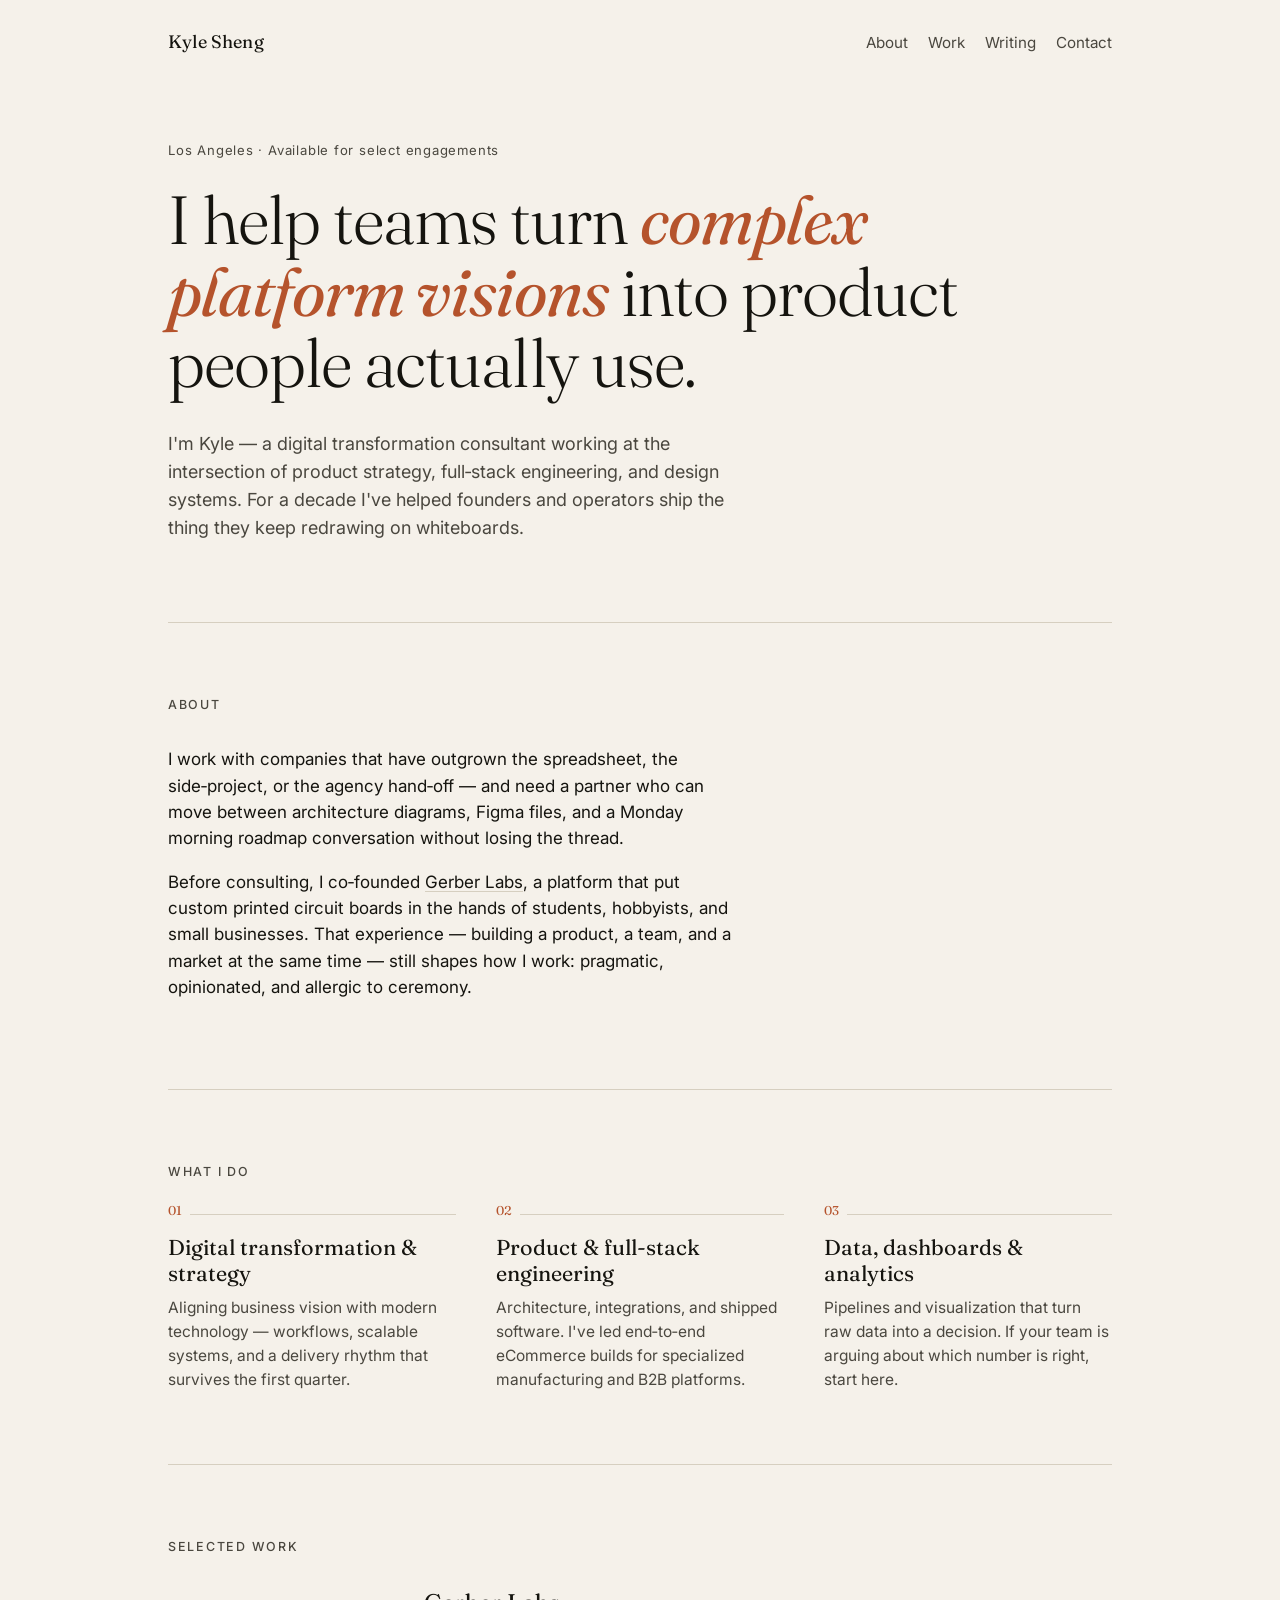
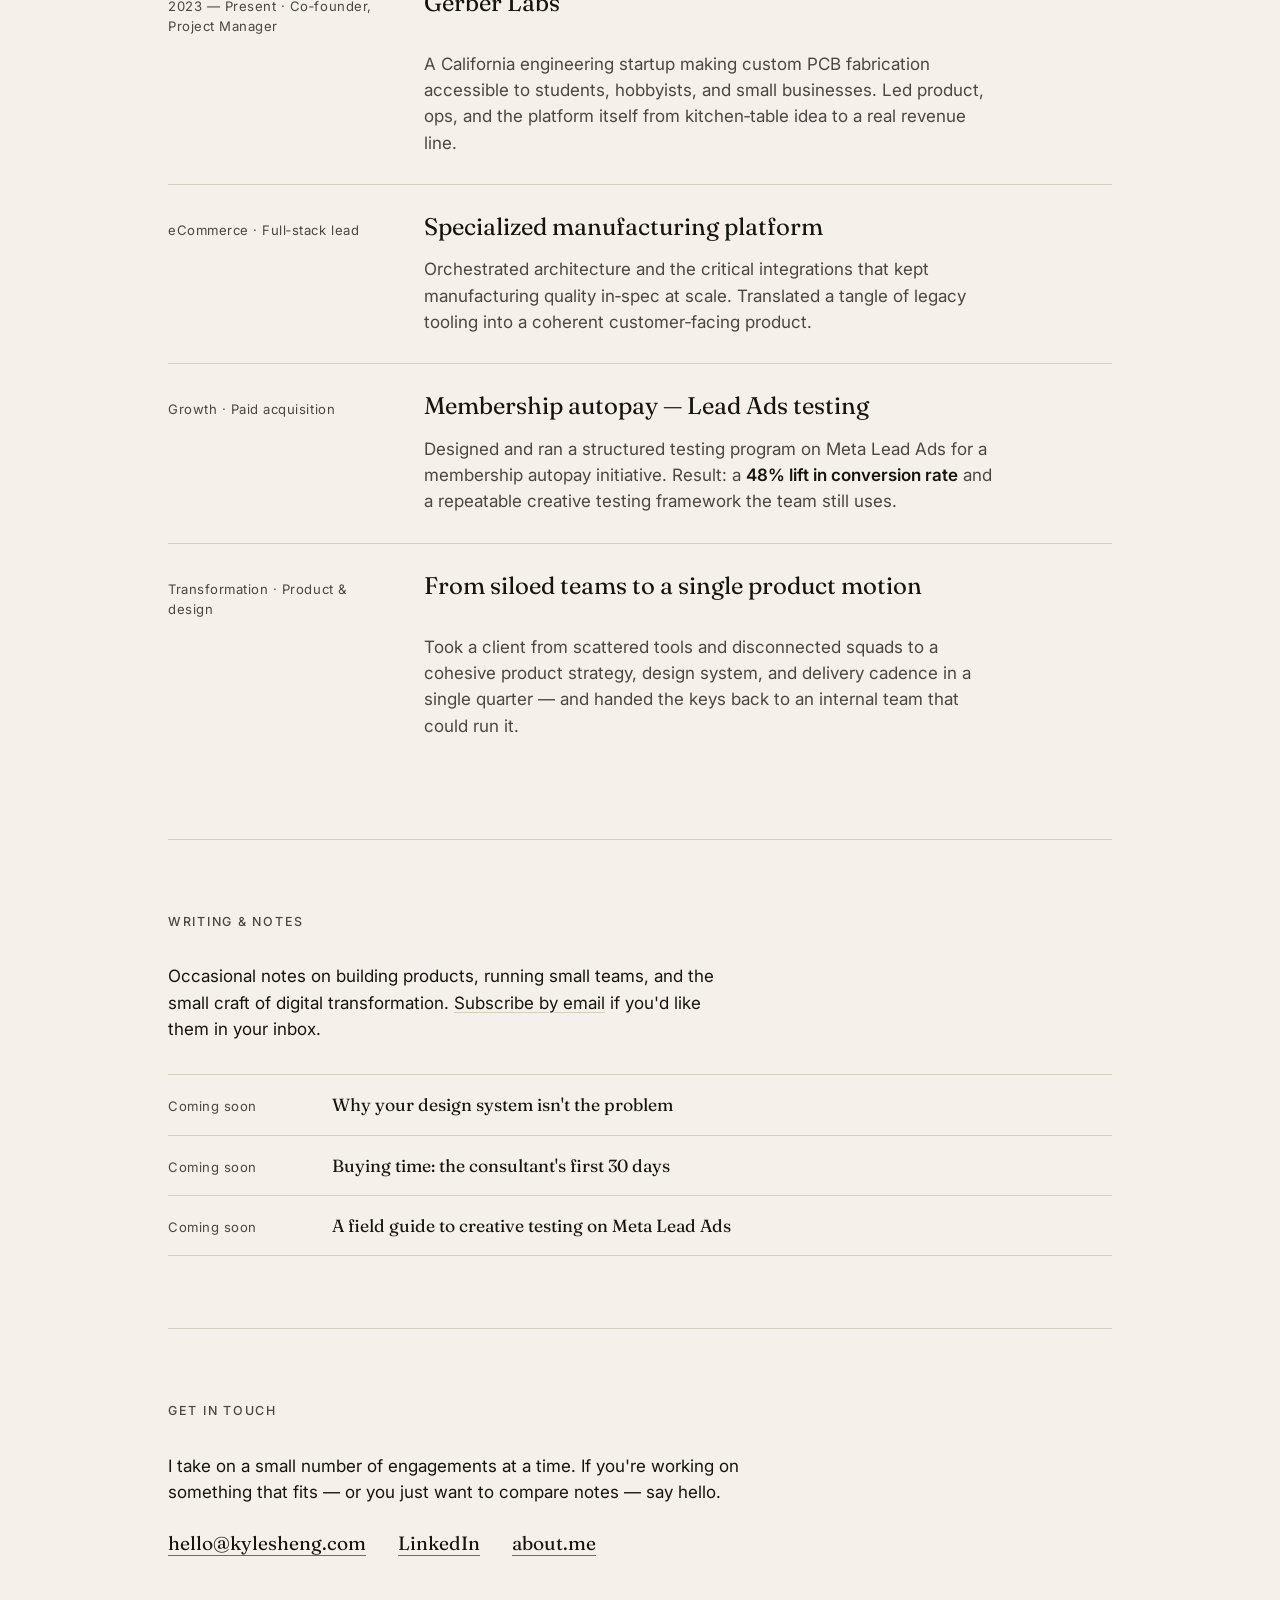
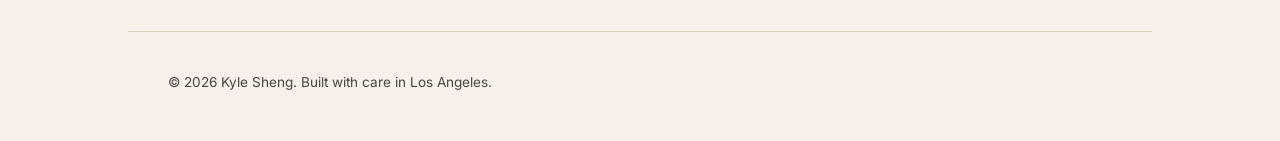
<file: index.html>
<!doctype html>
<html lang="en">
<head>
  <meta charset="utf-8" />
  <meta name="viewport" content="width=device-width, initial-scale=1" />
  <title>Kyle Sheng — Digital transformation, product, and design</title>
  <meta name="description" content="Kyle Sheng is a digital transformation consultant based in Los Angeles. He helps teams turn complex platform visions into shipped product, design systems, and data that drives decisions." />
  <meta name="theme-color" content="#f5f1ea" />

  <meta property="og:title" content="Kyle Sheng" />
  <meta property="og:description" content="Digital transformation, product, and design — based in Los Angeles." />
  <meta property="og:type" content="website" />
  <meta property="og:url" content="https://kylesheng.com" />

  <link rel="preconnect" href="https://fonts.googleapis.com" />
  <link rel="preconnect" href="https://fonts.gstatic.com" crossorigin />
  <link href="https://fonts.googleapis.com/css2?family=Fraunces:opsz,wght@9..144,300;9..144,400;9..144,500&family=Inter:wght@400;500;600&display=swap" rel="stylesheet" />

  <link rel="stylesheet" href="styles.css" />
</head>
<body>
  <a class="skip" href="#main">Skip to content</a>

  <header class="site-header">
    <a class="wordmark" href="#top" aria-label="Kyle Sheng — home">Kyle&nbsp;Sheng</a>
    <nav aria-label="Primary">
      <a href="#about">About</a>
      <a href="#work">Work</a>
      <a href="#writing">Writing</a>
      <a href="#contact">Contact</a>
    </nav>
  </header>

  <main id="main">
    <section class="hero" id="top">
      <p class="eyebrow">Los Angeles · Available for select engagements</p>
      <h1>
        I help teams turn <em>complex platform visions</em> into product people actually use.
      </h1>
      <p class="lede">
        I'm Kyle — a digital transformation consultant working at the intersection of product strategy, full‑stack engineering, and design systems. For a decade I've helped founders and operators ship the thing they keep redrawing on whiteboards.
      </p>
    </section>

    <section class="about" id="about">
      <h2>About</h2>
      <div class="prose">
        <p>
          I work with companies that have outgrown the spreadsheet, the side‑project, or the agency hand‑off — and need a partner who can move between architecture diagrams, Figma files, and a Monday morning roadmap conversation without losing the thread.
        </p>
        <p>
          Before consulting, I co‑founded <a href="https://gerberlabs.com" rel="noopener">Gerber Labs</a>, a platform that put custom printed circuit boards in the hands of students, hobbyists, and small businesses. That experience — building a product, a team, and a market at the same time — still shapes how I work: pragmatic, opinionated, and allergic to ceremony.
        </p>
      </div>
    </section>

    <section class="services">
      <h2>What I do</h2>
      <ol class="service-list">
        <li>
          <h3>Digital transformation &amp; strategy</h3>
          <p>Aligning business vision with modern technology — workflows, scalable systems, and a delivery rhythm that survives the first quarter.</p>
        </li>
        <li>
          <h3>Product &amp; full‑stack engineering</h3>
          <p>Architecture, integrations, and shipped software. I've led end‑to‑end eCommerce builds for specialized manufacturing and B2B platforms.</p>
        </li>
        <li>
          <h3>Data, dashboards &amp; analytics</h3>
          <p>Pipelines and visualization that turn raw data into a decision. If your team is arguing about which number is right, start here.</p>
        </li>
      </ol>
    </section>

    <section class="work" id="work">
      <h2>Selected work</h2>

      <article class="case">
        <p class="meta">2023 — Present · Co‑founder, Project Manager</p>
        <h3>Gerber Labs</h3>
        <p>A California engineering startup making custom PCB fabrication accessible to students, hobbyists, and small businesses. Led product, ops, and the platform itself from kitchen‑table idea to a real revenue line.</p>
      </article>

      <article class="case">
        <p class="meta">eCommerce · Full‑stack lead</p>
        <h3>Specialized manufacturing platform</h3>
        <p>Orchestrated architecture and the critical integrations that kept manufacturing quality in‑spec at scale. Translated a tangle of legacy tooling into a coherent customer‑facing product.</p>
      </article>

      <article class="case">
        <p class="meta">Growth · Paid acquisition</p>
        <h3>Membership autopay — Lead Ads testing</h3>
        <p>Designed and ran a structured testing program on Meta Lead Ads for a membership autopay initiative. Result: a <strong>48% lift in conversion rate</strong> and a repeatable creative testing framework the team still uses.</p>
      </article>

      <article class="case">
        <p class="meta">Transformation · Product &amp; design</p>
        <h3>From siloed teams to a single product motion</h3>
        <p>Took a client from scattered tools and disconnected squads to a cohesive product strategy, design system, and delivery cadence in a single quarter — and handed the keys back to an internal team that could run it.</p>
      </article>
    </section>

    <section class="writing" id="writing">
      <h2>Writing &amp; notes</h2>
      <p class="prose">
        Occasional notes on building products, running small teams, and the small craft of digital transformation. <a href="#contact">Subscribe by email</a> if you'd like them in your inbox.
      </p>
      <ul class="post-list">
        <li>
          <span class="post-date">Coming soon</span>
          <span class="post-title">Why your design system isn't the problem</span>
        </li>
        <li>
          <span class="post-date">Coming soon</span>
          <span class="post-title">Buying time: the consultant's first 30 days</span>
        </li>
        <li>
          <span class="post-date">Coming soon</span>
          <span class="post-title">A field guide to creative testing on Meta Lead Ads</span>
        </li>
      </ul>
    </section>

    <section class="contact" id="contact">
      <h2>Get in touch</h2>
      <p class="prose">
        I take on a small number of engagements at a time. If you're working on something that fits — or you just want to compare notes — say hello.
      </p>
      <ul class="links">
        <li><a href="mailto:hello@kylesheng.com">hello@kylesheng.com</a></li>
        <li><a href="https://www.linkedin.com/in/kyle-sheng-trading/" rel="noopener">LinkedIn</a></li>
        <li><a href="https://about.me/kylesheng" rel="noopener">about.me</a></li>
      </ul>
    </section>
  </main>

  <footer class="site-footer">
    <p>© <span id="year"></span> Kyle Sheng. Built with care in Los Angeles.</p>
  </footer>

  <script src="script.js" defer></script>
</body>
</html>
</file>
<file: styles.css>
:root {
  --bg: #f5f1ea;
  --bg-soft: #ede7dc;
  --ink: #15140f;
  --ink-soft: #4a473f;
  --rule: #d6cfc0;
  --accent: #b5532c;
  --measure: 36rem;
  --max: 64rem;
  --pad: clamp(1.25rem, 4vw, 2.5rem);

  --serif: "Fraunces", Georgia, "Times New Roman", serif;
  --sans: "Inter", -apple-system, BlinkMacSystemFont, "Segoe UI", Roboto, sans-serif;
}

@media (prefers-color-scheme: dark) {
  :root {
    --bg: #14130f;
    --bg-soft: #1d1b16;
    --ink: #f1ece1;
    --ink-soft: #b9b3a5;
    --rule: #2e2b24;
    --accent: #e3855a;
  }
}

* { box-sizing: border-box; }

html { scroll-behavior: smooth; }

body {
  margin: 0;
  background: var(--bg);
  color: var(--ink);
  font-family: var(--sans);
  font-size: 17px;
  line-height: 1.55;
  -webkit-font-smoothing: antialiased;
  text-rendering: optimizeLegibility;
}

a {
  color: var(--ink);
  text-decoration: underline;
  text-decoration-thickness: 1px;
  text-underline-offset: 3px;
  text-decoration-color: var(--rule);
  transition: color 120ms ease, text-decoration-color 120ms ease;
}
a:hover { color: var(--accent); text-decoration-color: var(--accent); }

.skip {
  position: absolute;
  left: -9999px;
  top: 0;
}
.skip:focus {
  left: 1rem;
  top: 1rem;
  background: var(--ink);
  color: var(--bg);
  padding: 0.5rem 0.75rem;
  border-radius: 0.25rem;
  text-decoration: none;
  z-index: 10;
}

/* Header ---------------------------------------------------------------- */
.site-header {
  max-width: var(--max);
  margin: 0 auto;
  padding: 1.75rem var(--pad);
  display: flex;
  align-items: baseline;
  justify-content: space-between;
  gap: 1rem;
  flex-wrap: wrap;
}

.wordmark {
  font-family: var(--serif);
  font-weight: 400;
  font-size: 1.125rem;
  letter-spacing: 0.01em;
  text-decoration: none;
}

.site-header nav {
  display: flex;
  gap: 1.25rem;
  font-size: 0.95rem;
}
.site-header nav a {
  text-decoration: none;
  color: var(--ink-soft);
}
.site-header nav a:hover { color: var(--accent); }

/* Sections -------------------------------------------------------------- */
main {
  max-width: var(--max);
  margin: 0 auto;
  padding: 0 var(--pad);
}

section {
  padding: 4.5rem 0;
  border-top: 1px solid var(--rule);
}
section:first-of-type { border-top: 0; }

h2 {
  font-family: var(--sans);
  font-weight: 500;
  font-size: 0.78rem;
  letter-spacing: 0.14em;
  text-transform: uppercase;
  color: var(--ink-soft);
  margin: 0 0 2rem;
}

.prose, .lede {
  max-width: var(--measure);
}

/* Hero ------------------------------------------------------------------ */
.hero { padding-top: 3.5rem; padding-bottom: 5rem; }

.eyebrow {
  font-size: 0.82rem;
  letter-spacing: 0.06em;
  color: var(--ink-soft);
  margin: 0 0 1.5rem;
}

.hero h1 {
  font-family: var(--serif);
  font-weight: 300;
  font-size: clamp(2.25rem, 5.5vw, 4.25rem);
  line-height: 1.05;
  letter-spacing: -0.015em;
  margin: 0 0 2rem;
  max-width: 22ch;
}
.hero h1 em {
  font-style: italic;
  color: var(--accent);
  font-weight: 400;
}

.lede {
  font-size: 1.125rem;
  color: var(--ink-soft);
  margin: 0;
}

/* About ----------------------------------------------------------------- */
.about .prose p + p { margin-top: 1rem; }

/* Services -------------------------------------------------------------- */
.service-list {
  list-style: none;
  padding: 0;
  margin: 0;
  counter-reset: svc;
  display: grid;
  gap: 2.25rem;
}
@media (min-width: 720px) {
  .service-list { grid-template-columns: repeat(3, 1fr); gap: 2.5rem; }
}

.service-list li {
  counter-increment: svc;
  position: relative;
  padding-top: 1.25rem;
  border-top: 1px solid var(--rule);
}
.service-list li::before {
  content: counter(svc, decimal-leading-zero);
  font-family: var(--serif);
  font-size: 0.8rem;
  color: var(--accent);
  position: absolute;
  top: -0.85rem;
  left: 0;
  background: var(--bg);
  padding-right: 0.5rem;
}

.service-list h3 {
  font-family: var(--serif);
  font-weight: 400;
  font-size: 1.35rem;
  line-height: 1.2;
  margin: 0 0 0.6rem;
}
.service-list p {
  margin: 0;
  color: var(--ink-soft);
  font-size: 0.97rem;
}

/* Work ------------------------------------------------------------------ */
.case {
  display: grid;
  gap: 0.4rem 2rem;
  padding: 1.75rem 0;
  border-top: 1px solid var(--rule);
}
.case:first-of-type { border-top: 0; padding-top: 0; }

@media (min-width: 720px) {
  .case {
    grid-template-columns: 14rem 1fr;
    align-items: baseline;
  }
}

.case .meta {
  margin: 0;
  font-size: 0.82rem;
  letter-spacing: 0.04em;
  color: var(--ink-soft);
}
.case h3 {
  font-family: var(--serif);
  font-weight: 400;
  font-size: 1.5rem;
  line-height: 1.2;
  margin: 0;
  grid-column: 2;
}
.case p:not(.meta) {
  margin: 0.5rem 0 0;
  grid-column: 2;
  max-width: var(--measure);
  color: var(--ink-soft);
}
@media (max-width: 719px) {
  .case h3, .case p:not(.meta) { grid-column: 1; }
}

.case strong { color: var(--ink); font-weight: 600; }

/* Writing --------------------------------------------------------------- */
.post-list {
  list-style: none;
  padding: 0;
  margin: 2rem 0 0;
  display: grid;
  gap: 0;
}
.post-list li {
  display: grid;
  grid-template-columns: 9rem 1fr;
  gap: 1.25rem;
  padding: 1rem 0;
  border-top: 1px solid var(--rule);
  align-items: baseline;
}
.post-list li:last-child { border-bottom: 1px solid var(--rule); }

.post-date {
  font-size: 0.82rem;
  letter-spacing: 0.04em;
  color: var(--ink-soft);
}
.post-title {
  font-family: var(--serif);
  font-size: 1.1rem;
  color: var(--ink);
}
@media (max-width: 600px) {
  .post-list li { grid-template-columns: 1fr; gap: 0.2rem; }
}

/* Contact --------------------------------------------------------------- */
.links {
  list-style: none;
  padding: 0;
  margin: 1.5rem 0 0;
  display: flex;
  flex-wrap: wrap;
  gap: 1.25rem 2rem;
  font-family: var(--serif);
  font-size: 1.2rem;
}
.links a {
  text-decoration-color: var(--accent);
  text-underline-offset: 5px;
}

/* Footer ---------------------------------------------------------------- */
.site-footer {
  max-width: var(--max);
  margin: 0 auto;
  padding: 2.5rem var(--pad) 3rem;
  font-size: 0.85rem;
  color: var(--ink-soft);
  border-top: 1px solid var(--rule);
}
.site-footer p { margin: 0; }

/* Focus ----------------------------------------------------------------- */
:focus-visible {
  outline: 2px solid var(--accent);
  outline-offset: 3px;
  border-radius: 2px;
}

@media (prefers-reduced-motion: reduce) {
  html { scroll-behavior: auto; }
  * { transition: none !important; animation: none !important; }
}
</file>
